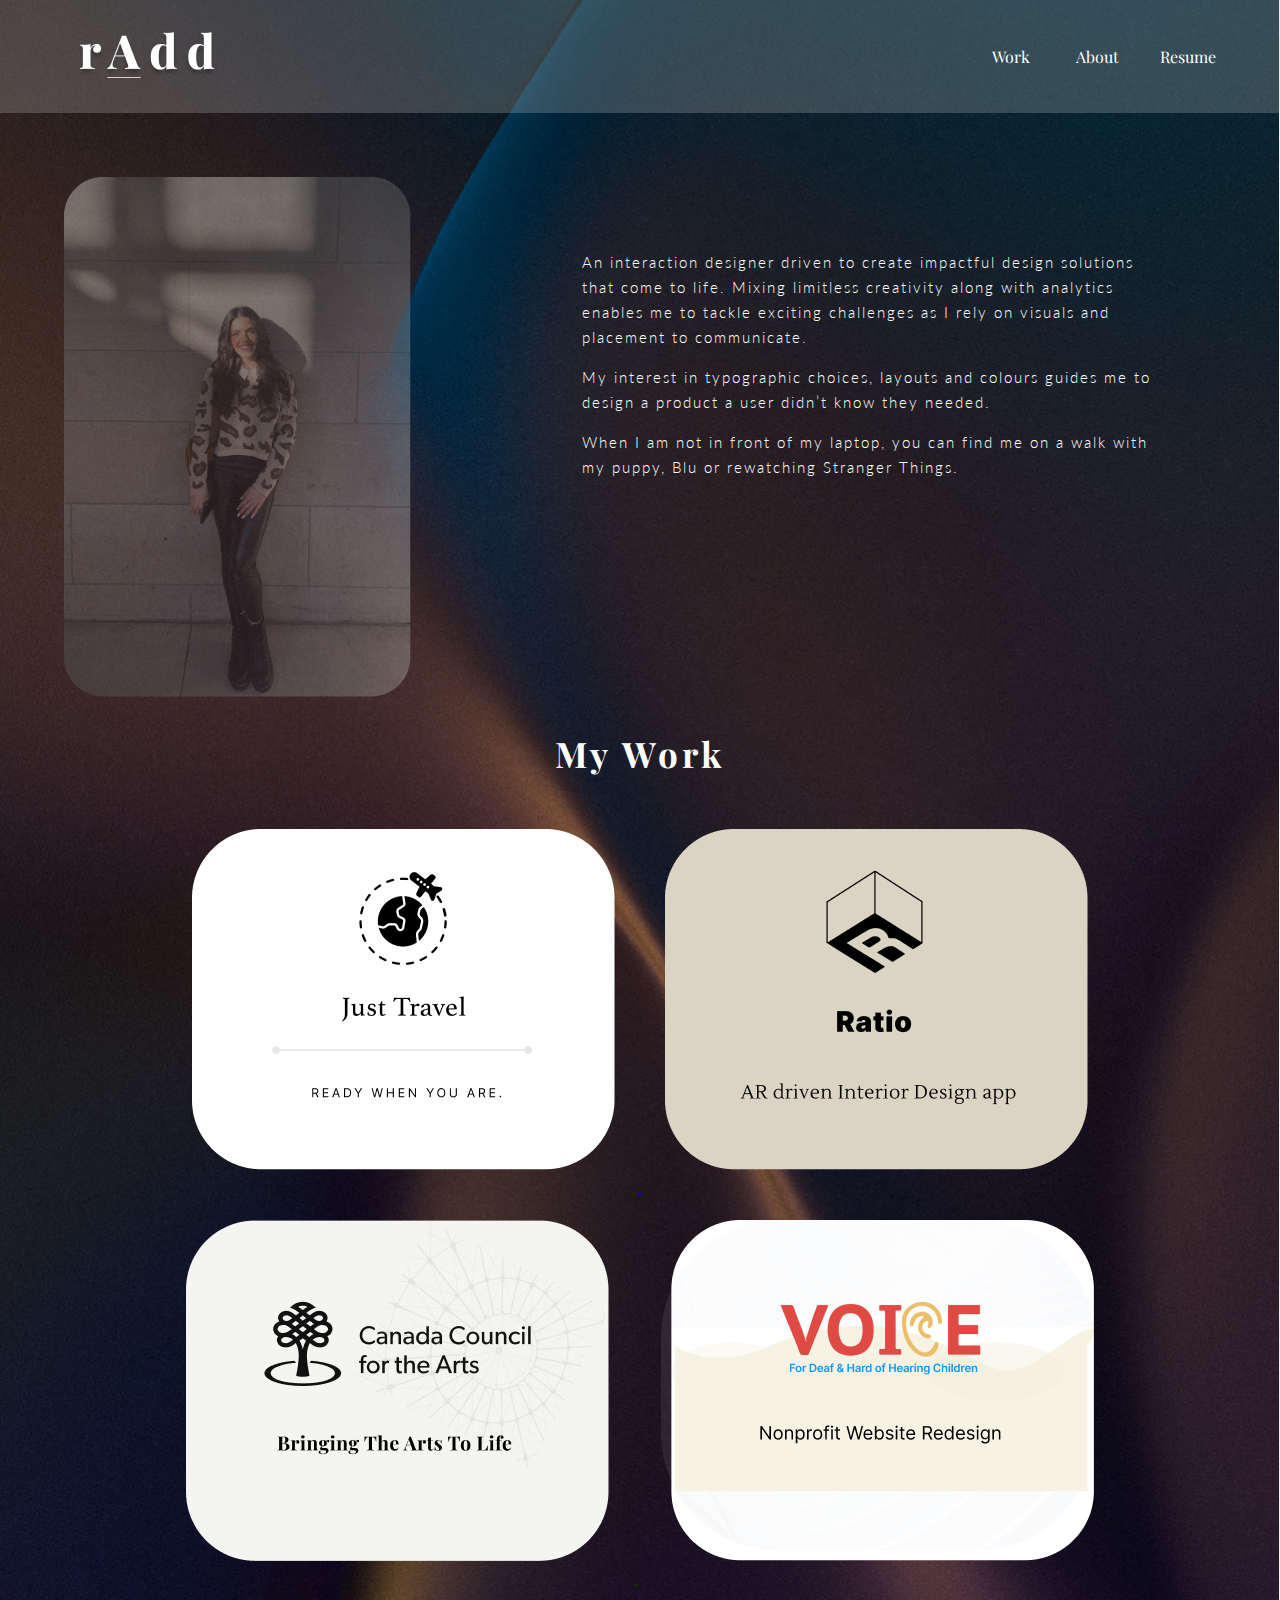
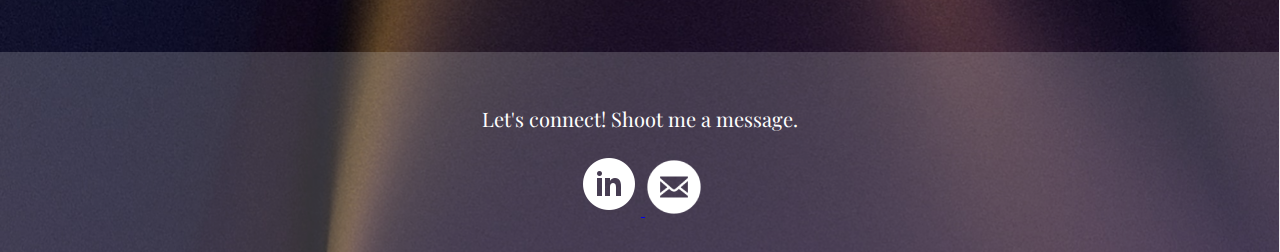
<file: index.html>
<!DOCTYPE html>
<html lang="en">

<head>
    <meta charset="UTF-8">
    <meta http-equiv="X-UA-Compatible" content="IE=edge">
    <meta name="viewport" content="width=device-width, initial-scale=1.0">
    <title>Radd</title>
    <link rel="stylesheet" href="CSS/style.css">
    <link href='https://fonts.googleapis.com/css?family=Playfair Display' rel='stylesheet'>
    <link rel="preconnect" href="https://fonts.googleapis.com">
    <link rel="preconnect" href="https://fonts.gstatic.com" crossorigin>
    <link href="https://fonts.googleapis.com/css2?family=Lato:wght@100;300;400;700;900&display=swap" rel="stylesheet">
</head>

<body>
    <div class="wrapper">
        <header>
            <navbar>
                <div class="logo"> <a href="index.html"><img src="Images/logo.png"> </a></div>
                <nav>
                    <ul>
                        <li> <a href="#Work"> Work </a> </li>
                        <li> <a href="about.html">
                                About
                            </a> </li>
                        <li> Resume </li>
                    </ul>
                </nav>
            </navbar>

        </header>
        <section class="heroImg">
            <div class="content">
                <div id="myimagetext" class="myimagetext">
                    <div id="hidden">
                        <p> Hi, I’m Ana Radd!
                            I like evolving ideas into visuals.
                        </p>
                    </div>
                    <img src="Images/MyImage.png">
                </div>
                <div class="text">
                    <p> An interaction designer driven to create impactful design solutions that come to life. Mixing
                        limitless creativity along with analytics enables me to tackle exciting challenges as I rely on
                        visuals and placement to communicate. </p>

                    <p> My interest in typographic choices, layouts and colours guides me to design a product a user
                        didn’t
                        know they needed. </p>

                    <p>When I am not in front of my laptop, you can find me on a walk with my puppy, Blu or rewatching
                        Stranger Things.</p>
                </div>

            </div>
            <div id="Work" class="my-projects">
                <h2> My Work </h2>
                <div class="projects">
                    <div class="app">
                        <a href="/">
                            <img src="Images/just_travel.png">
                        </a>
                        <a href="/">
                            <img src="Images/ratio.png">
                        </a>
                    </div>
                    <div class="website">
                        <a href="/">
                            <img src="Images/ccforarts.png">
                        </a>
                        <a href="/">
                            <img src="Images/voice.png">
                        </a>
                    </div>
                </div>

            </div>
        </section>
        <footer>
            <p> Let's connect! Shoot me a message. </p>
            <div class="contact">
                <a href="https://ca.linkedin.com/in/anaradd">
                    <img src="Images/linkedin.png">
                </a>
                <a href="mailto:anarad68@gmail.com">
                    <img src="Images/email.png">
                </a>
            </div>

        </footer>
    </div>
</body>
<script src="JS/index.js">
</script>

</html>
</file>
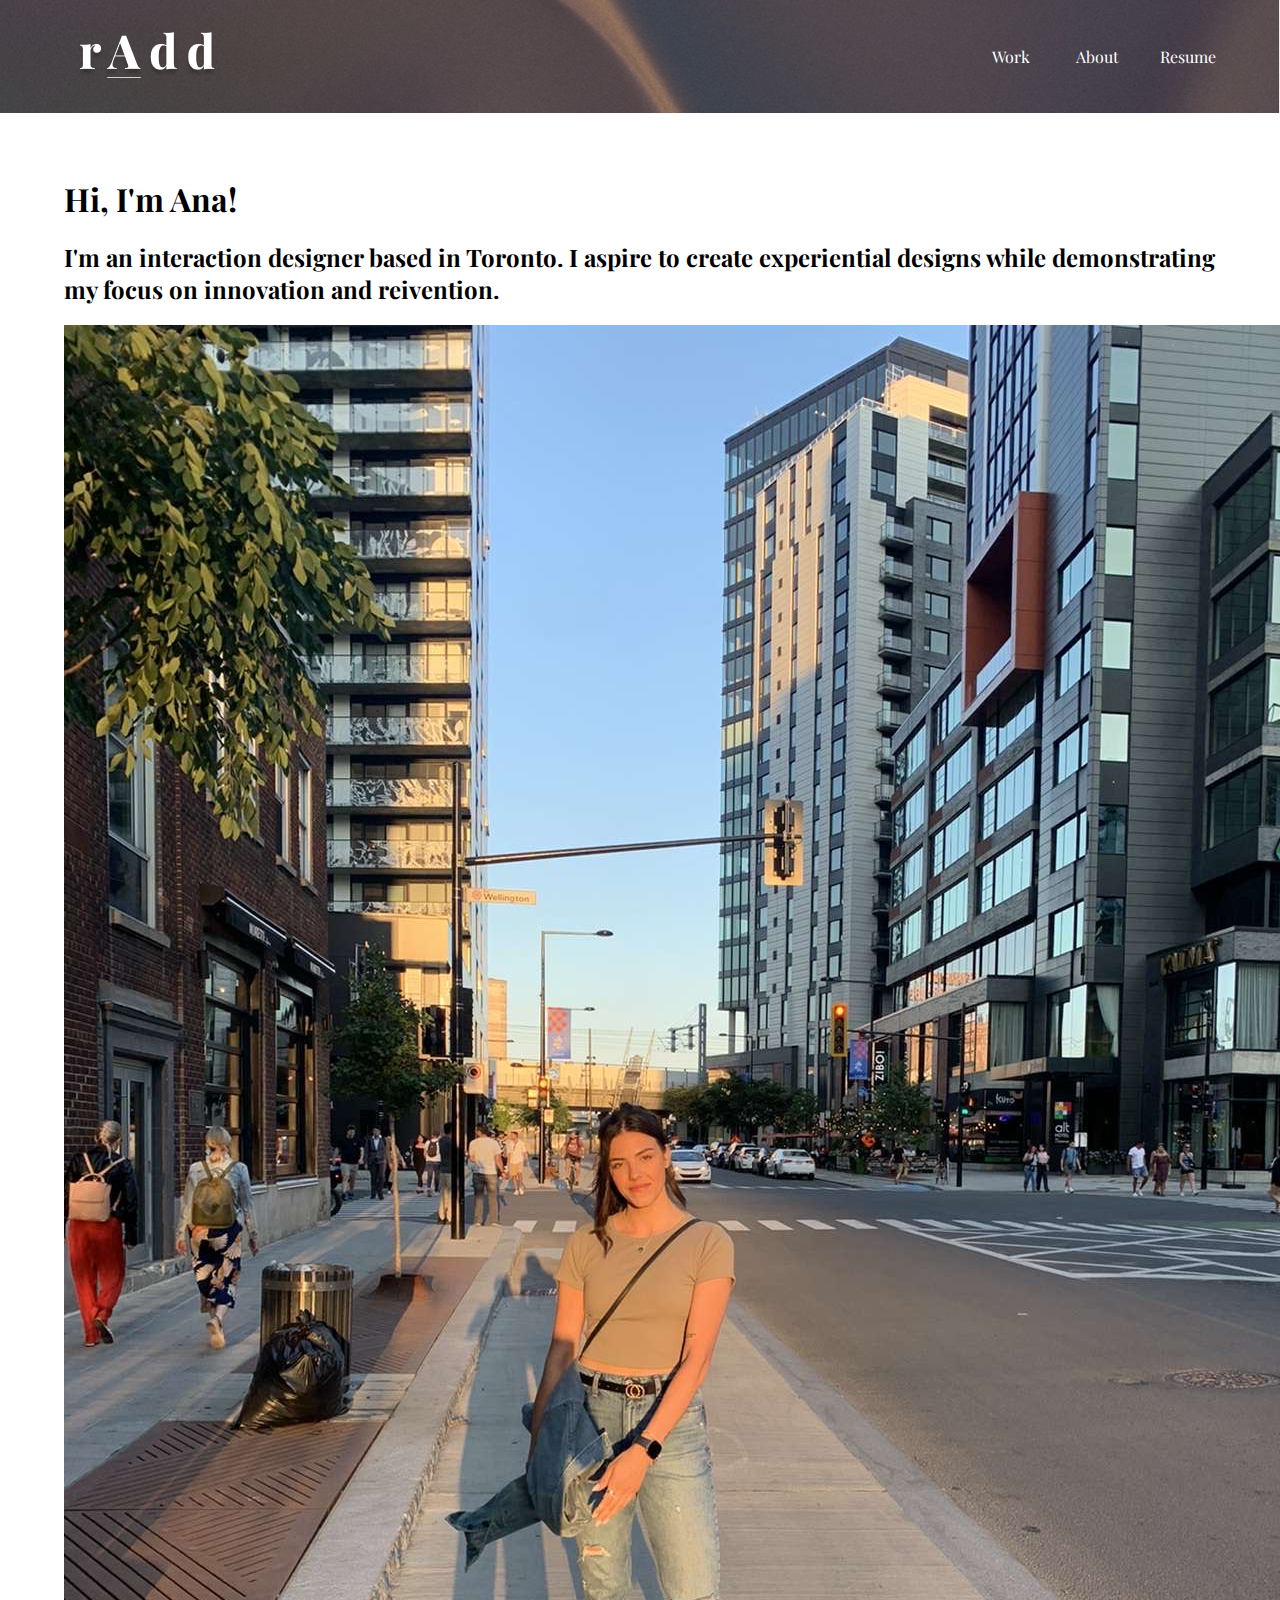
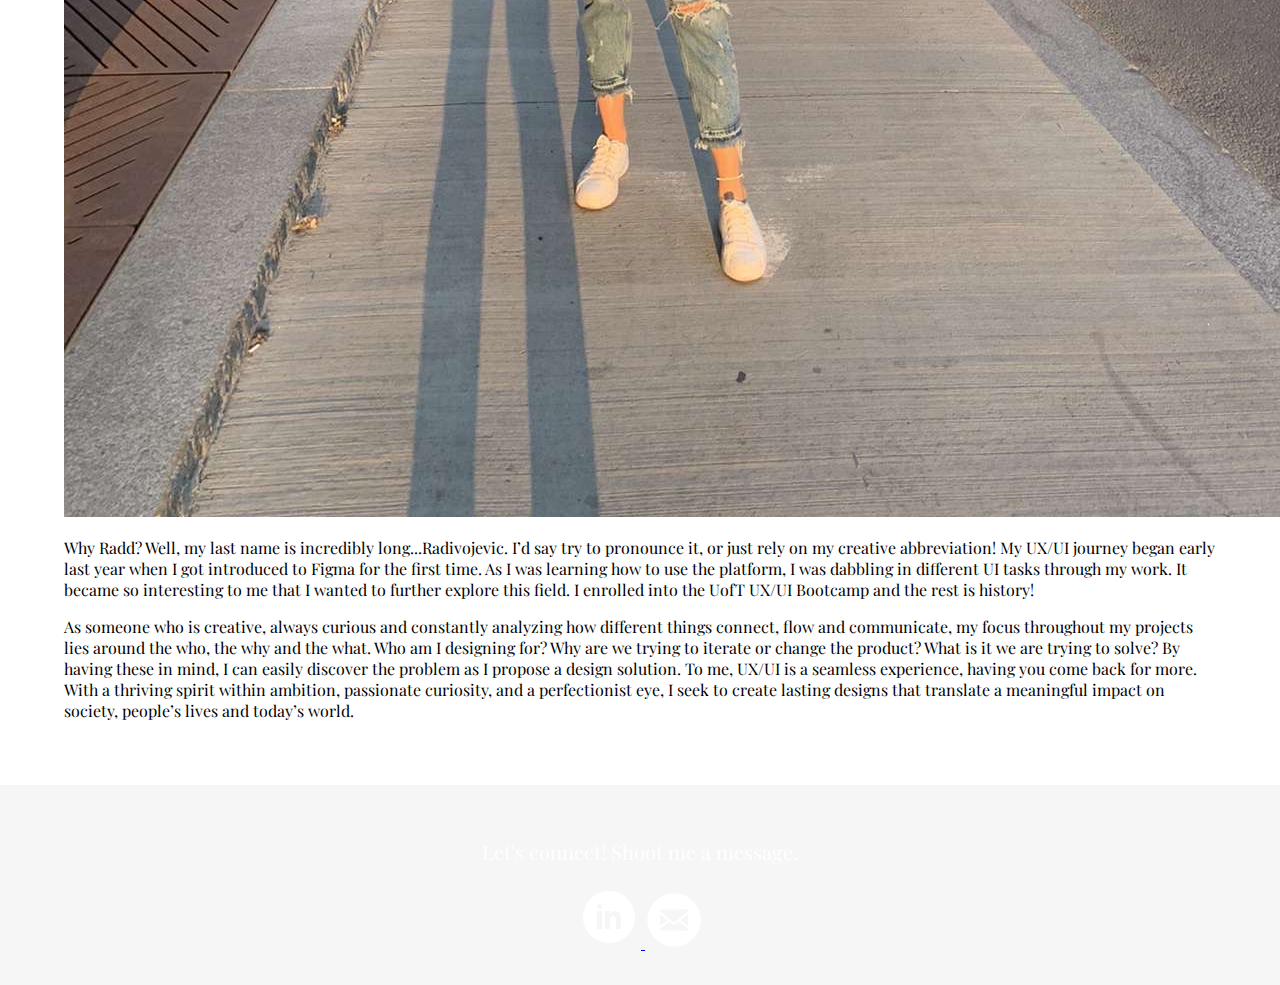
<file: about.html>
<!DOCTYPE html>
<html lang="en">

<head>
    <meta charset="UTF-8">
    <title>Radd</title>
    <link rel="stylesheet" href="CSS/style.css">
    <link href='https://fonts.googleapis.com/css?family=Playfair Display' rel='stylesheet'>
    <link rel="preconnect" href="https://fonts.googleapis.com">
    <link rel="preconnect" href="https://fonts.gstatic.com" crossorigin>
    <link href="https://fonts.googleapis.com/css2?family=Lato:wght@100;300;400;700;900&display=swap" rel="stylesheet">
</head>

<body>
    <div class="wrapper">
        <header>
            <navbar>
                <div class="logo"> <a href="index.html"><img src="Images/logo.png"> </a></div>
                <nav>
                    <ul>
                        <li> <a href="index.html"> Work </a> </li>
                        <li> <a href="about.html">
                                About
                            </a> </li>
                        <li> Resume </li>
                    </ul>
                </nav>
            </navbar>

        </header>
    </div>
    <section class="heroImg">
        <div class="intro">
            <h1>
                Hi, I'm Ana!
                <h2> I'm an interaction designer based in Toronto. I aspire to create experiential designs while
                    demonstrating my focus on innovation and reivention.
                </h2>
            </h1>
        </div>
        <img src="Images/IMG_5402.JPG">
        <p> Why Radd? Well, my last name is incredibly long...Radivojevic. I’d say try to pronounce it, or just rely on
            my creative abbreviation!

            My UX/UI journey began early last year when I got introduced to Figma for the first time. As I was learning
            how to use the platform, I was dabbling in different UI tasks through my work. It became so interesting to
            me that I wanted to further explore this field. I enrolled into the UofT UX/UI Bootcamp and the rest is
            history!
        </p>
        <p> As someone who is creative, always curious and constantly analyzing how different things connect, flow and
            communicate, my focus throughout my projects lies around the who, the why and the what. Who am I designing
            for? Why are we trying to iterate or change the product? What is it we are trying to solve? By having these
            in mind, I can easily discover the problem as I propose a design solution.

            To me, UX/UI is a seamless experience, having you come back for more. With a thriving spirit within
            ambition, passionate curiosity, and a perfectionist eye, I seek to create lasting designs that translate a
            meaningful impact on society, people’s lives and today’s world.
        </p>
    </section>
    <footer>
        <p> Let's connect! Shoot me a message. </p>
        <div class="contact">
            <a href="https://ca.linkedin.com/in/anaradd">
                <img src="Images/linkedin.png">
            </a>
            <a href="mailto:anarad68@gmail.com">
                <img src="Images/email.png">
            </a>
        </div>

    </footer>
</body>

</html>
</file>
<file: CSS/style.css>
body,
html {
    margin: 0;
    padding: 0;
}

body {
    font-family: 'Playfair Display';
}

.wrapper {

    height: 100%;
    background-image: url("../Images/Background.png");
    background-position: center;
    background-repeat: no-repeat;
    background-size: cover;
}

header {
    width: 100%;
    background-color: #d9d9d93a;
    color: white;
}

navbar {
    width: 90%;
    margin: 0 auto;
    display: flex;
    justify-content: space-between;
    flex-direction: row;
    align-items: center;
}

.logo {
    width: 23%;
    padding: 1%;
}

nav {
    width: 73%;
    padding: 1%
}

ul {
    width: 100%;
    display: flex;
    justify-content: right;
    flex-direction: row;
}

ul li {
    width: 10%;
    text-decoration: none;
    list-style: none;
}

ul li a {
    text-decoration: none;
    color: white;
}

.heroImg {
    width: 90%;
    margin: 5% auto;
}

.content {
    display: flex;
    justify-content: space-between;
    flex-direction: row;
}

.text {
    width: 50%;
    padding: 5%;
    color: white;
    font-family: 'lato';
}

.text p {
    letter-spacing: 2px;
    line-height: 25px;
    font-size: 15px;
    font-weight: 300;
}

.myimagetext p {
    color: white;
    position: absolute;
    font-size: 47px;
    width: 18%;
    line-height: 80px;
    padding: 0 4%;
    margin: 17px;
}

#hidden {
    transition: 5s;
    display: none;
}

.my-projects {
    color: white;
    text-align: center;
}

.my-projects img {
    margin: 2%;

}

.my-projects h2 {
    letter-spacing: 4px;
    font-size: 35px;
}

footer {
    display: flex;
    justify-content: center;
    flex-direction: column;
    width: 100%;
    background-color: #d9d9d93a;
    color: white;
    height: 200px;
    text-align: center;

}

footer p {
    font-size: 20px;
}

@media screen and (max-width: 600px) {


    navbar {
        width: 95%;
        justify-content: center;
    }

    .logo {
        width: 18%;
    }

    .logo img {
        width: 100%;
    }

    nav {
        width: 78%;
    }

    ul {
        width: 90%;
        justify-content: right;
    }

    ul li {
        width: 15%;
    }

    .heroImg {
        width: 95%;
        margin: 7% auto;
    }

    .content {
        display: flex;
        justify-content: center;
        flex-direction: column;
    }

    .text {
        width: 75%;
        text-align: center;
        margin: 0 auto;
    }

    .text p {
        letter-spacing: 2px;
        line-height: 25px;
        font-size: 15px;
        font-weight: 300;
        text-align: justify;

    }

    .myimagetext {
        text-align: center;
        width: 100%;
        display: flex;
        justify-content: center;
    }

    .myimagetext p {
        font-size: 49px;
        width: 38%;
        line-height: 80px;
        padding: 0 4%;
        margin: 30px;
        text-align: left;
    }

    .my-projects {
        color: white;
        text-align: center;
        width: 100%;
    }

    .my-projects img {
        margin: 5% auto;
        width: 50%;


    }

    .my-projects h2 {
        letter-spacing: 4px;
        font-size: 35px;
    }

    footer {
        display: flex;
        justify-content: center;
        flex-direction: column;
        width: 100%;
        background-color: #d9d9d93a;
        color: white;
        height: 200px;
        text-align: center;

    }

    .contact img {
        width: 5%;
    }

    footer p {
        font-size: 15px;
    }


}
</file>
